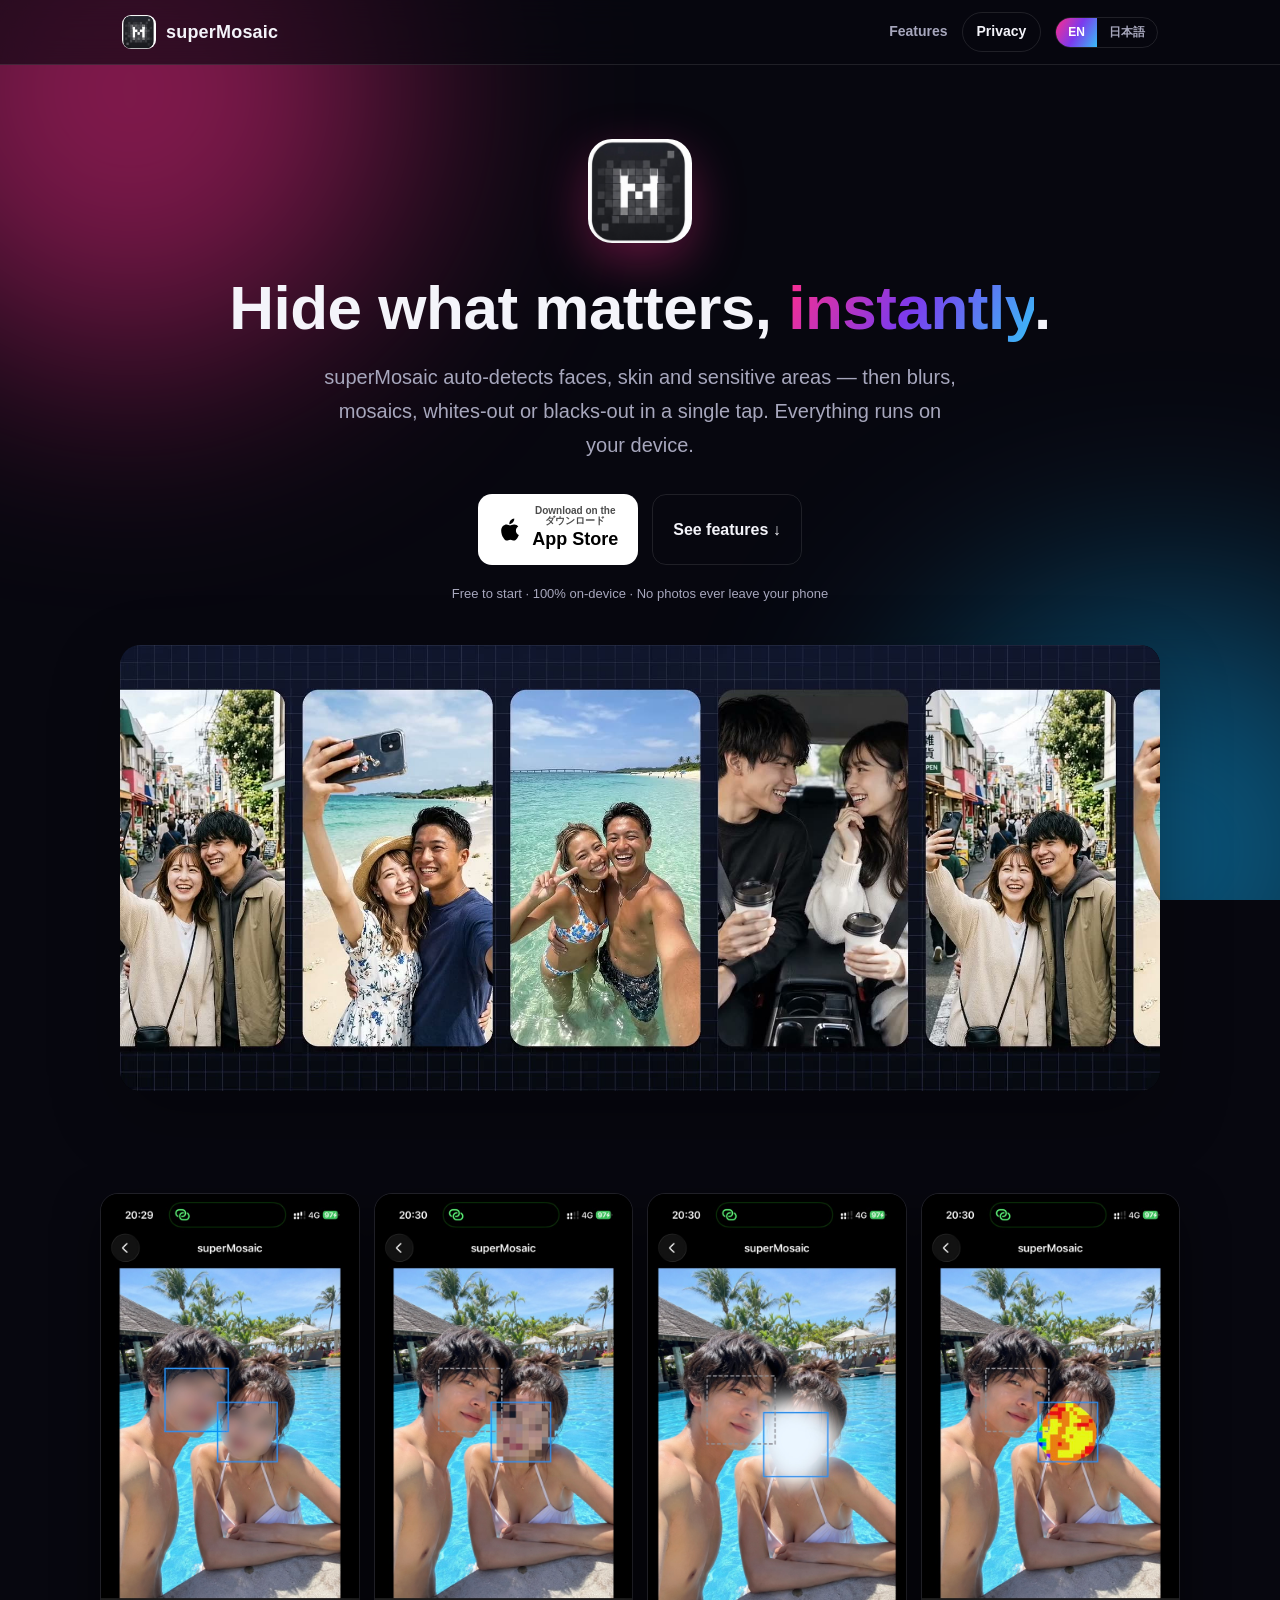
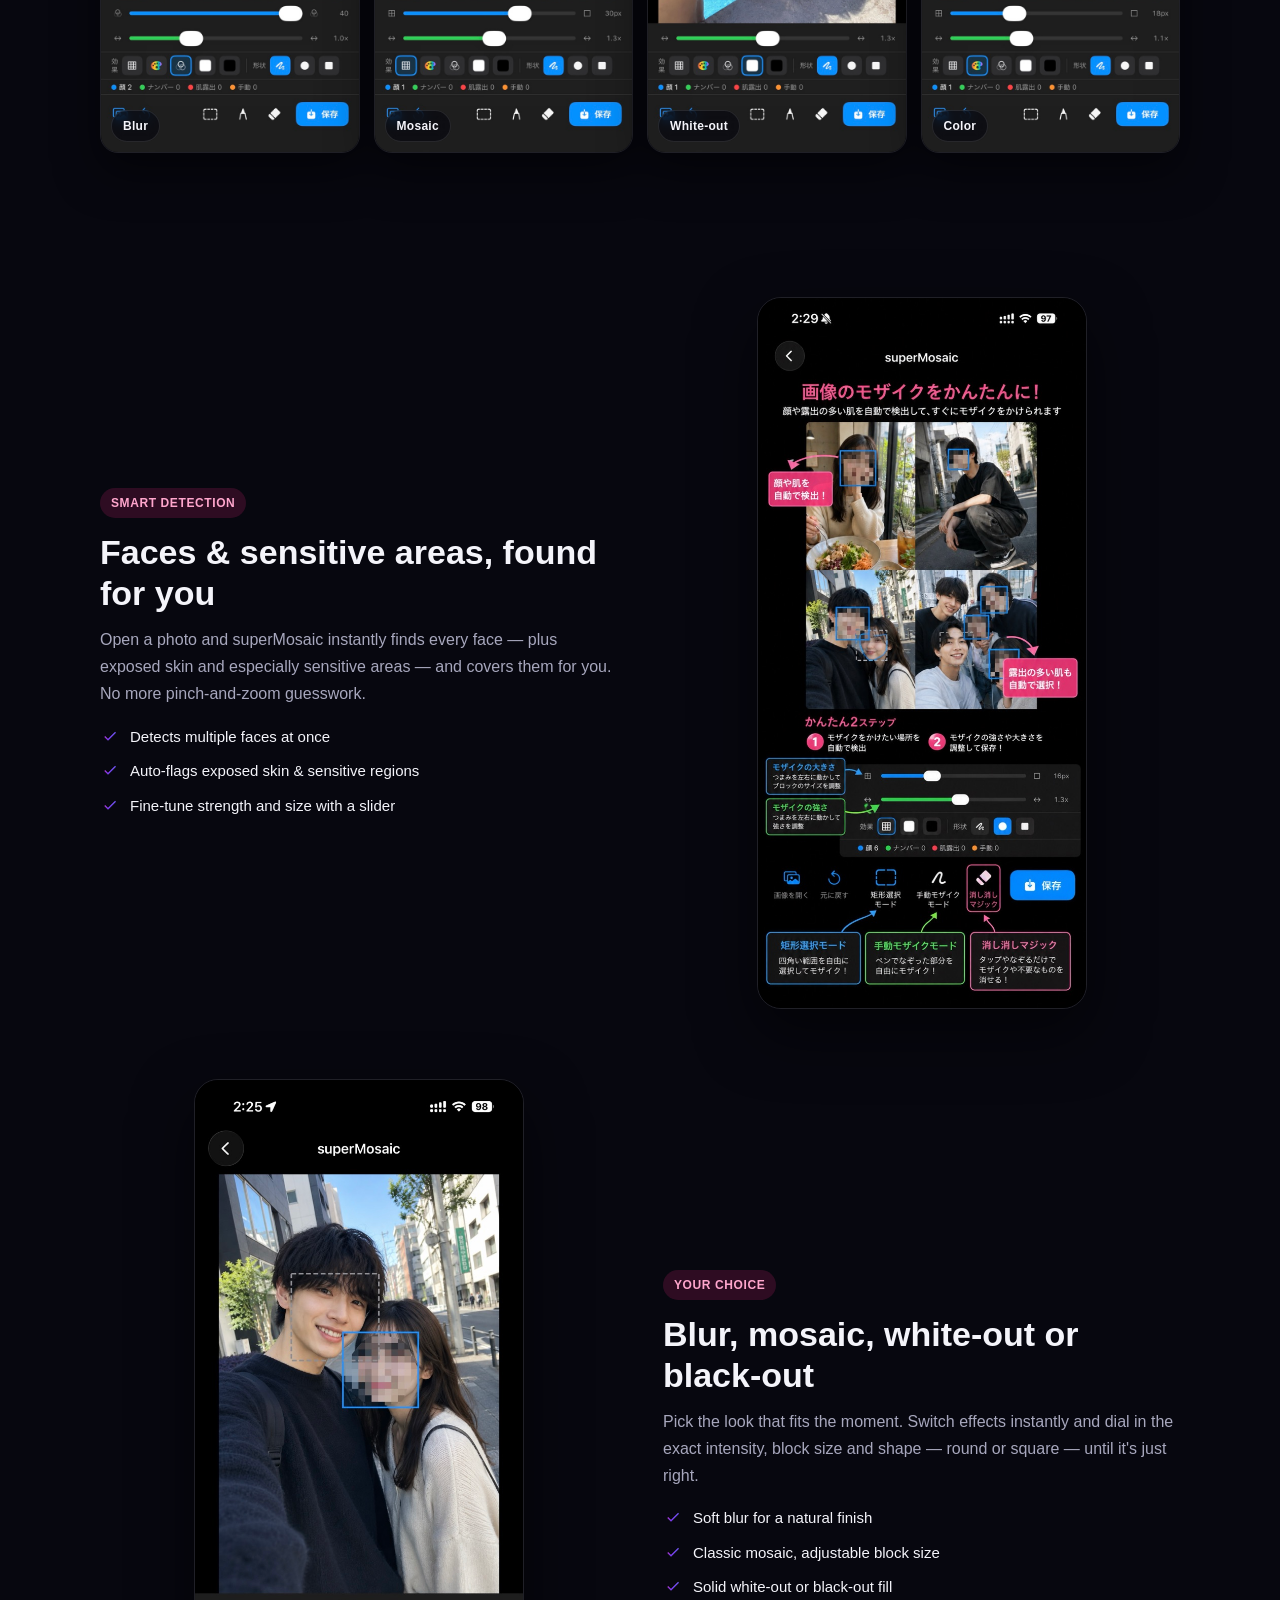
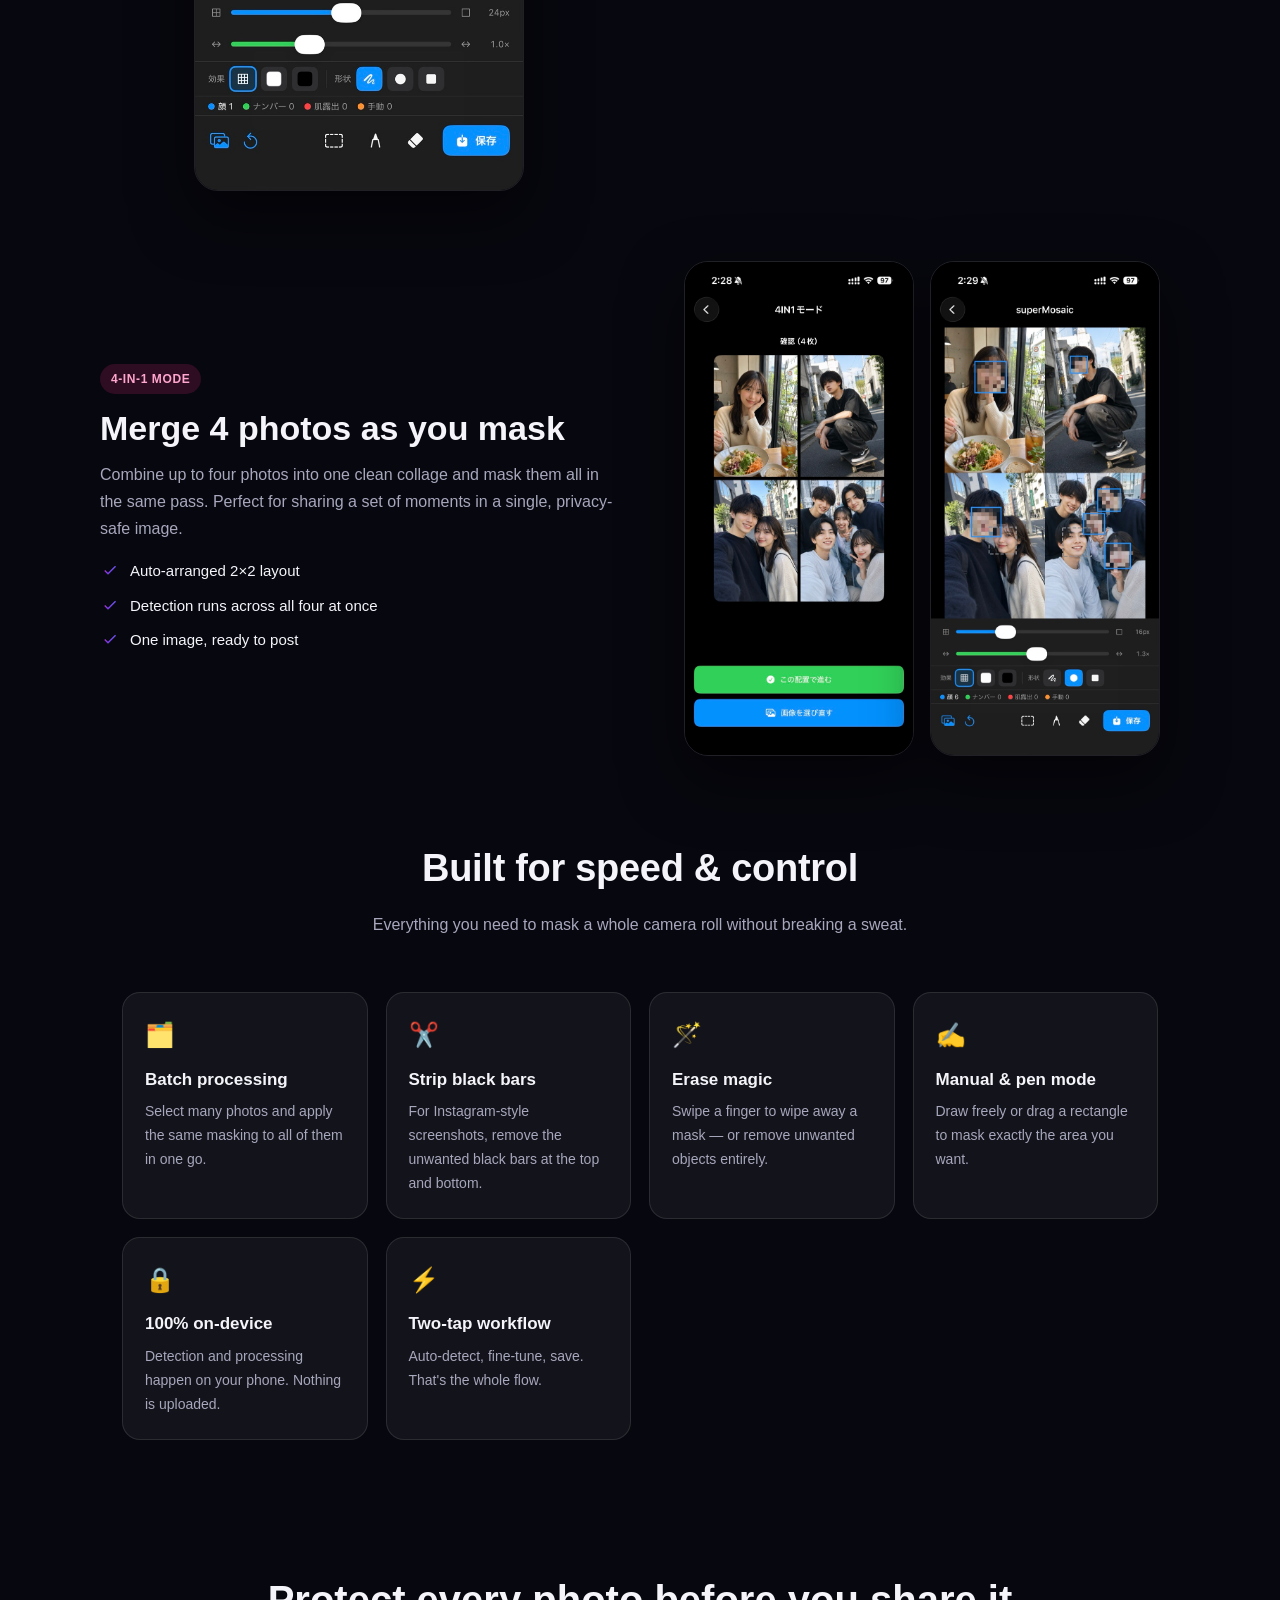
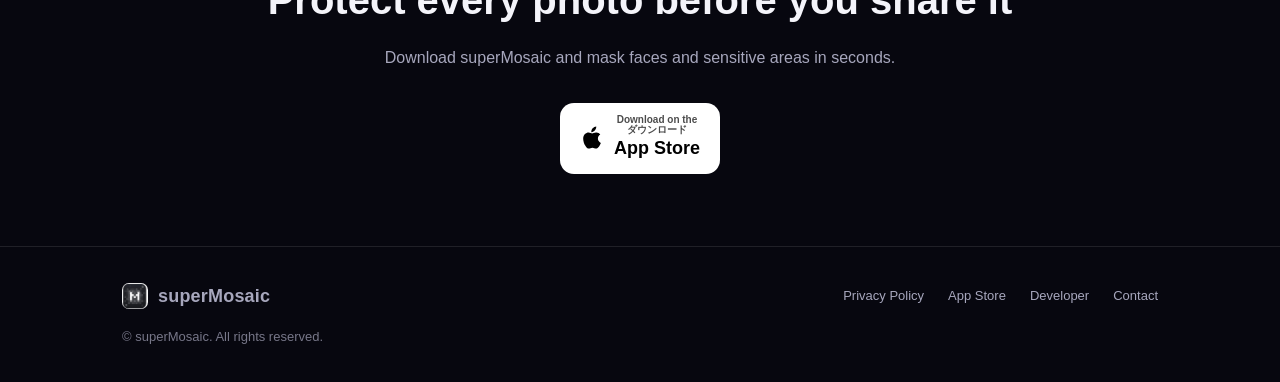
<file: index.html>
<!DOCTYPE html>
<html lang="en">
<head>
<meta charset="UTF-8" />
<meta name="viewport" content="width=device-width, initial-scale=1.0" />
<title>superMosaic — Hide what matters, instantly</title>
<meta name="description" content="Auto-detect faces, skin and sensitive areas, then blur, mosaic, white-out or black-out in a tap. Batch-process many photos, merge 4 into one, and strip black bars from screenshots. 100% on-device." />
<link rel="icon" href="assets/icon.png" />
<meta property="og:title" content="superMosaic — Hide what matters, instantly" />
<meta property="og:description" content="Auto-detect faces & sensitive areas, then blur, mosaic, white-out or black-out in a tap. Batch, 4-in-1 merge, screenshot bar removal — all on-device." />
<meta property="og:image" content="assets/og.png" />
<meta property="og:type" content="website" />
<meta name="theme-color" content="#07070f" />
<style>
  :root{
    --bg:#07070f;
    --card:rgba(255,255,255,.05);
    --border:rgba(255,255,255,.10);
    --text:#f4f4fa;
    --muted:#a7a7bd;
    --pink:#ff2d8c;
    --blue:#38bdf8;
    --grad:linear-gradient(120deg,#ff2d8c,#7c3aed,#38bdf8);
  }
  *{box-sizing:border-box;margin:0;padding:0}
  html{scroll-behavior:smooth}
  body{
    font-family:-apple-system,BlinkMacSystemFont,"Segoe UI",Roboto,"Hiragino Sans","Noto Sans JP",sans-serif;
    background:var(--bg);color:var(--text);line-height:1.7;-webkit-font-smoothing:antialiased;
    overflow-x:hidden;
  }
  a{color:inherit}
  .wrap{max-width:1080px;margin:0 auto;padding:0 22px}
  .lang-ja{display:none}
  body.ja .lang-en{display:none}
  body.ja .lang-ja{display:initial}
  body.ja .lang-ja.block{display:block}

  /* glow background */
  .bg-glow{position:fixed;inset:0;z-index:-1;overflow:hidden;background:var(--bg)}
  .bg-glow::before,.bg-glow::after{content:"";position:absolute;border-radius:50%;filter:blur(120px);opacity:.5}
  .bg-glow::before{width:540px;height:540px;background:#ff2d8c;top:-180px;left:-140px}
  .bg-glow::after{width:500px;height:500px;background:#0ea5e9;bottom:-200px;right:-140px}

  /* header */
  header{position:sticky;top:0;z-index:50;backdrop-filter:blur(14px);background:rgba(7,7,15,.62);border-bottom:1px solid var(--border)}
  .nav{display:flex;align-items:center;gap:14px;height:64px}
  .brand{display:flex;align-items:center;gap:10px;font-weight:800;font-size:18px;letter-spacing:.2px}
  .brand img{width:34px;height:34px;border-radius:9px}
  .nav .spacer{flex:1}
  .nav a.link{color:var(--muted);text-decoration:none;font-size:14px;font-weight:600}
  .nav a.link:hover{color:var(--text)}
  .nav a.priv{border:1px solid var(--border);padding:7px 14px;border-radius:999px;color:var(--text)}
  .nav a.priv:hover{border-color:var(--pink);background:rgba(255,45,140,.12)}
  .langtoggle{display:flex;border:1px solid var(--border);border-radius:999px;overflow:hidden}
  .langtoggle button{background:transparent;color:var(--muted);border:0;padding:6px 12px;font-size:12px;font-weight:700;cursor:pointer}
  .langtoggle button.active{background:var(--grad);color:#fff}

  /* hero */
  .hero{padding:74px 0 30px;text-align:center}
  .hero img.appicon{width:104px;height:104px;border-radius:24px;box-shadow:0 18px 50px rgba(255,45,140,.35);margin-bottom:24px}
  .hero h1{font-size:clamp(34px,6vw,62px);line-height:1.08;font-weight:900;letter-spacing:-.5px}
  .hero h1 .grad{background:var(--grad);-webkit-background-clip:text;background-clip:text;-webkit-text-fill-color:transparent}
  .hero p.sub{color:var(--muted);font-size:clamp(16px,2.4vw,20px);max-width:640px;margin:18px auto 0}
  .cta{display:flex;gap:14px;justify-content:center;flex-wrap:wrap;margin-top:32px}
  .appstore{display:inline-flex;align-items:center;gap:10px;background:#fff;color:#000;text-decoration:none;padding:12px 20px;border-radius:14px;font-weight:700;transition:transform .15s}
  .appstore:hover{transform:translateY(-2px)}
  .appstore svg{width:24px;height:24px}
  .appstore small{display:block;font-size:10px;font-weight:600;opacity:.7;line-height:1}
  .appstore b{font-size:18px;line-height:1.15}
  .ghost{display:inline-flex;align-items:center;padding:12px 20px;border-radius:14px;border:1px solid var(--border);color:var(--text);text-decoration:none;font-weight:700;transition:.15s}
  .ghost:hover{border-color:var(--pink);background:rgba(255,45,140,.12)}
  .note{margin-top:18px;color:var(--muted);font-size:13px}

  /* effect showcase strip */
  .fxwrap{margin:46px 0 8px}
  .fxgrid{display:grid;grid-template-columns:repeat(4,1fr);gap:14px}
  .fxitem{position:relative;border-radius:18px;overflow:hidden;border:1px solid var(--border);box-shadow:0 18px 44px rgba(0,0,0,.5)}
  .fxitem img{width:100%;display:block;aspect-ratio:9/19.5;object-fit:cover;object-position:center 28%}
  .fxitem span{position:absolute;left:10px;bottom:10px;font-size:12px;font-weight:800;letter-spacing:.3px;
    background:rgba(7,7,15,.66);backdrop-filter:blur(6px);padding:5px 11px;border-radius:999px;border:1px solid var(--border)}
  @media(max-width:760px){.fxgrid{grid-template-columns:repeat(2,1fr)}}

  /* feature rows */
  section.features{padding:36px 0 10px}
  .row{display:grid;grid-template-columns:1fr 1fr;gap:46px;align-items:center;margin:70px 0}
  .row.rev .txt{order:2}
  .row .shot{display:flex;justify-content:center;gap:16px}
  .row .shot img{width:100%;max-width:330px;border-radius:24px;border:1px solid var(--border);box-shadow:0 24px 60px rgba(0,0,0,.55)}
  .row .shot.duo img{max-width:230px}
  .tag{display:inline-block;font-size:12px;font-weight:800;letter-spacing:.6px;text-transform:uppercase;background:rgba(255,45,140,.16);color:#ffa6cd;padding:5px 11px;border-radius:999px;margin-bottom:14px}
  .row h2{font-size:clamp(24px,3.4vw,34px);line-height:1.2;font-weight:850;margin-bottom:12px}
  .row p{color:var(--muted);font-size:16px}
  .row ul{list-style:none;margin-top:16px;display:flex;flex-direction:column;gap:9px}
  .row li{display:flex;gap:10px;color:var(--text);font-size:15px}
  .row li::before{content:"";flex:0 0 auto;width:20px;height:20px;border-radius:6px;background:var(--grad);margin-top:2px;
    -webkit-mask:url("data:image/svg+xml;utf8,<svg xmlns='http://www.w3.org/2000/svg' viewBox='0 0 24 24'><path fill='black' d='M9 16.2 4.8 12l-1.4 1.4L9 19 21 7l-1.4-1.4z'/></svg>") center/16px no-repeat;
    mask:url("data:image/svg+xml;utf8,<svg xmlns='http://www.w3.org/2000/svg' viewBox='0 0 24 24'><path fill='black' d='M9 16.2 4.8 12l-1.4 1.4L9 19 21 7l-1.4-1.4z'/></svg>") center/16px no-repeat}

  /* highlight strip */
  .grid{display:grid;grid-template-columns:repeat(auto-fit,minmax(220px,1fr));gap:18px;margin:54px 0}
  .gcard{background:var(--card);border:1px solid var(--border);border-radius:18px;padding:22px}
  .gcard .ic{font-size:24px;margin-bottom:10px}
  .gcard h3{font-size:17px;margin-bottom:6px}
  .gcard p{color:var(--muted);font-size:14px}

  .section-head{text-align:center;max-width:660px;margin:0 auto}
  .section-head h2{font-size:clamp(26px,4vw,38px);font-weight:900;letter-spacing:-.3px}
  .section-head p{color:var(--muted);margin-top:10px}

  /* final cta */
  .final{text-align:center;padding:72px 0;margin-top:30px}
  .final h2{font-size:clamp(26px,4vw,40px);font-weight:900;margin-bottom:10px}
  .final p{color:var(--muted);margin-bottom:26px}

  footer{border-top:1px solid var(--border);padding:34px 0;color:var(--muted);font-size:13px}
  .foot{display:flex;flex-wrap:wrap;gap:14px 24px;align-items:center}
  footer a{color:var(--muted);text-decoration:none}
  footer a:hover{color:var(--text)}
  .foot .spacer{flex:1}

  @media(max-width:760px){
    .row{grid-template-columns:1fr;gap:24px;margin:54px 0}
    .row.rev .txt{order:0}
    .nav a.link{display:none}
  }
</style>
</head>
<body>
<div class="bg-glow"></div>

<header>
  <div class="wrap nav">
    <div class="brand"><img src="assets/icon.png" alt="superMosaic" /> superMosaic</div>
    <div class="spacer"></div>
    <a class="link" href="#features"><span class="lang-en">Features</span><span class="lang-ja">特長</span></a>
    <a class="link priv" href="privacy.html"><span class="lang-en">Privacy</span><span class="lang-ja">プライバシー</span></a>
    <div class="langtoggle">
      <button id="btn-en" onclick="setLang('en')">EN</button>
      <button id="btn-ja" onclick="setLang('ja')">日本語</button>
    </div>
  </div>
</header>

<!-- HERO -->
<section class="hero wrap">
  <img class="appicon" src="assets/icon.png" alt="superMosaic icon" />
  <h1>
    <span class="lang-en">Hide what matters, <span class="grad">instantly</span>.</span>
    <span class="lang-ja">隠したいところを、<span class="grad">一瞬で</span>。</span>
  </h1>
  <p class="sub">
    <span class="lang-en">superMosaic auto-detects faces, skin and sensitive areas — then blurs, mosaics, whites-out or blacks-out in a single tap. Everything runs on your device.</span>
    <span class="lang-ja">顔・肌の露出・センシティブな領域を自動で検出し、ブラー／モザイク／白塗り／黒塗りをワンタップで。すべての処理は端末内で完結します。</span>
  </p>
  <div class="cta">
    <a class="appstore" href="https://apps.apple.com/jp/app/supermosaic/id6778454220" target="_blank" rel="noopener">
      <svg viewBox="0 0 384 512" fill="currentColor"><path d="M318.7 268.7c-.2-36.7 16.4-64.4 50-84.8-18.8-26.9-47.2-41.7-84.7-44.6-35.5-2.8-74.3 20.7-88.5 20.7-15 0-49.4-19.7-76.4-19.7C63.3 141.2 4 184.8 4 273.5q0 39.3 14.4 81.2c12.8 36.7 59 126.7 107.2 125.2 25.2-.6 43-17.9 75.8-17.9 31.8 0 48.3 17.9 76.4 17.9 48.6-.7 90.4-82.5 102.6-119.3-65.2-30.7-61.7-90-61.7-91.9zM255.4 92.1c30.5-36.2 27.7-69.2 26.8-81.1-26.9 1.6-58 18.4-75.7 39.1-19.5 22.2-31 49.6-28.5 81 29.1 2.2 55.6-12.8 77.4-39z"/></svg>
      <span><small class="lang-en">Download on the</small><small class="lang-ja">ダウンロード</small><b>App Store</b></span>
    </a>
    <a class="ghost" href="#features"><span class="lang-en">See features ↓</span><span class="lang-ja">特長を見る ↓</span></a>
  </div>
  <p class="note">
    <span class="lang-en">Free to start · 100% on-device · No photos ever leave your phone</span>
    <span class="lang-ja">無料で始められます · すべて端末内で処理 · 写真が外部に送られることはありません</span>
  </p>

<!-- ===== ヘッダ動画（App Store のプロダクトページ用と同じ映像。ページの言語に合わせて日英を切り替える） ===== -->
<style>
  .hv-wrap{max-width:1120px; margin:0 auto; padding:40px 20px 56px;}
  .hv-frame{position:relative; aspect-ratio:3840/1646; border-radius:20px; overflow:hidden; background:#000;
    box-shadow:0 24px 70px rgba(0,0,0,.28); }
  .hv-frame video{display:block; width:100%; height:100%; object-fit:cover;}
  @media (max-width:600px){ .hv-wrap{padding:24px 16px 40px;} .hv-frame{border-radius:14px;} }
</style>
<div class="hv-wrap">
  <div class="hv-frame">
    <video class="hv" src="assets/header_ja.mp4" poster="assets/header_ja.jpg" autoplay muted loop playsinline preload="metadata" aria-label="紹介動画 / Intro video"></video>
  </div>
</div>
<script>
  (function(){
    var v = document.querySelector('video.hv'); if(!v) return;
    if (window.matchMedia && matchMedia('(prefers-reduced-motion: reduce)').matches) { v.removeAttribute('autoplay'); v.controls = true; }
    function set(){
      var l = (document.documentElement.lang || 'ja').toLowerCase().indexOf('ja') === 0 ? 'ja' : 'en';
      var s = 'assets/header_' + l + '.mp4';
      if (v.getAttribute('src') !== s) {
        v.poster = 'assets/header_' + l + '.jpg'; v.setAttribute('src', s);
        if (v.autoplay) { var p = v.play(); if (p) p.catch(function(){}); }
      }
    }
    set();
    new MutationObserver(set).observe(document.documentElement, { attributes:true, attributeFilter:['lang'] });
  })();
</script>

  <!-- EFFECT SHOWCASE -->
  <div class="fxwrap">
    <div class="fxgrid">
      <div class="fxitem"><img src="assets/fx-blur.jpg" alt="Blur effect" loading="lazy" /><span class="lang-en">Blur</span><span class="lang-ja">ブラー</span></div>
      <div class="fxitem"><img src="assets/fx-mosaic.jpg" alt="Mosaic effect" loading="lazy" /><span class="lang-en">Mosaic</span><span class="lang-ja">モザイク</span></div>
      <div class="fxitem"><img src="assets/fx-white.jpg" alt="White-out effect" loading="lazy" /><span class="lang-en">White-out</span><span class="lang-ja">白塗り</span></div>
      <div class="fxitem"><img src="assets/fx-color.jpg" alt="Color effect" loading="lazy" /><span class="lang-en">Color</span><span class="lang-ja">カラー</span></div>
    </div>
  </div>
</section>

<!-- FEATURES -->
<section class="features wrap" id="features">

  <!-- 1. Auto detect -->
  <div class="row">
    <div class="txt">
      <span class="tag"><span class="lang-en">Smart detection</span><span class="lang-ja">スマート検出</span></span>
      <h2><span class="lang-en">Faces & sensitive areas, found for you</span><span class="lang-ja">顔もセンシティブな領域も、自動で検出</span></h2>
      <p><span class="lang-en">Open a photo and superMosaic instantly finds every face — plus exposed skin and especially sensitive areas — and covers them for you. No more pinch-and-zoom guesswork.</span>
         <span class="lang-ja">写真を開くだけで、すべての顔はもちろん、肌の露出や特にセンシティブな領域まで自動で検出してカバー。指で範囲を探す手間はもう要りません。</span></p>
      <ul>
        <li><span class="lang-en">Detects multiple faces at once</span><span class="lang-ja">複数の顔を一度にまとめて検出</span></li>
        <li><span class="lang-en">Auto-flags exposed skin & sensitive regions</span><span class="lang-ja">肌の露出・センシティブ領域を自動で判定</span></li>
        <li><span class="lang-en">Fine-tune strength and size with a slider</span><span class="lang-ja">強さ・大きさはスライダーで微調整</span></li>
      </ul>
    </div>
    <div class="shot"><img src="assets/shot-detect.jpg" alt="Auto detection of faces and skin" loading="lazy" /></div>
  </div>

  <!-- 2. Effects -->
  <div class="row rev">
    <div class="txt">
      <span class="tag"><span class="lang-en">Your choice</span><span class="lang-ja">選べる効果</span></span>
      <h2><span class="lang-en">Blur, mosaic, white-out or black-out</span><span class="lang-ja">ブラー・モザイク・白塗り・黒塗り</span></h2>
      <p><span class="lang-en">Pick the look that fits the moment. Switch effects instantly and dial in the exact intensity, block size and shape — round or square — until it's just right.</span>
         <span class="lang-ja">シーンに合わせて効果を自由に選択。効果はその場で切り替えでき、強さ・ブロックの大きさ・形（丸／四角）まで思いどおりに調整できます。</span></p>
      <ul>
        <li><span class="lang-en">Soft blur for a natural finish</span><span class="lang-ja">自然に隠せるソフトなブラー</span></li>
        <li><span class="lang-en">Classic mosaic, adjustable block size</span><span class="lang-ja">ブロックサイズ可変の定番モザイク</span></li>
        <li><span class="lang-en">Solid white-out or black-out fill</span><span class="lang-ja">しっかり隠す白塗り・黒塗り</span></li>
      </ul>
    </div>
    <div class="shot"><img src="assets/shot-mosaic.jpg" alt="Effect selection" loading="lazy" /></div>
  </div>

  <!-- 3. 4-in-1 -->
  <div class="row">
    <div class="txt">
      <span class="tag"><span class="lang-en">4-in-1 mode</span><span class="lang-ja">4IN1モード</span></span>
      <h2><span class="lang-en">Merge 4 photos as you mask</span><span class="lang-ja">4枚を合成しながら変換</span></h2>
      <p><span class="lang-en">Combine up to four photos into one clean collage and mask them all in the same pass. Perfect for sharing a set of moments in a single, privacy-safe image.</span>
         <span class="lang-ja">最大4枚を1枚のすっきりしたコラージュに合成し、そのまま一括でマスク。複数の思い出を、プライバシーに配慮した1枚にまとめて共有できます。</span></p>
      <ul>
        <li><span class="lang-en">Auto-arranged 2×2 layout</span><span class="lang-ja">2×2に自動レイアウト</span></li>
        <li><span class="lang-en">Detection runs across all four at once</span><span class="lang-ja">4枚すべてを一括で自動検出</span></li>
        <li><span class="lang-en">One image, ready to post</span><span class="lang-ja">そのまま投稿できる1枚に</span></li>
      </ul>
    </div>
    <div class="shot duo">
      <img src="assets/shot-4in1a.jpg" alt="4-in-1 layout" loading="lazy" />
      <img src="assets/shot-4in1b.jpg" alt="4-in-1 masked" loading="lazy" />
    </div>
  </div>
</section>

<!-- POWER FEATURES GRID -->
<section class="wrap">
  <div class="section-head">
    <h2><span class="lang-en">Built for speed & control</span><span class="lang-ja">速くて、思いどおり</span></h2>
    <p><span class="lang-en">Everything you need to mask a whole camera roll without breaking a sweat.</span><span class="lang-ja">大量の写真も、ストレスなく一気に処理するための機能がそろっています。</span></p>
  </div>
  <div class="grid">
    <div class="gcard"><div class="ic">🗂️</div>
      <h3><span class="lang-en">Batch processing</span><span class="lang-ja">複数枚を一括変更</span></h3>
      <p><span class="lang-en">Select many photos and apply the same masking to all of them in one go.</span><span class="lang-ja">複数枚をまとめて選び、同じ設定で一括処理。</span></p>
    </div>
    <div class="gcard"><div class="ic">✂️</div>
      <h3><span class="lang-en">Strip black bars</span><span class="lang-ja">黒帯を除去</span></h3>
      <p><span class="lang-en">For Instagram-style screenshots, remove the unwanted black bars at the top and bottom.</span><span class="lang-ja">インスタなどのスクショで生じる上下の不要な黒帯をきれいに除去。</span></p>
    </div>
    <div class="gcard"><div class="ic">🪄</div>
      <h3><span class="lang-en">Erase magic</span><span class="lang-ja">消し消しマジック</span></h3>
      <p><span class="lang-en">Swipe a finger to wipe away a mask — or remove unwanted objects entirely.</span><span class="lang-ja">指でなぞるだけでモザイクや不要なものを消去。</span></p>
    </div>
    <div class="gcard"><div class="ic">✍️</div>
      <h3><span class="lang-en">Manual & pen mode</span><span class="lang-ja">手動・ペンモード</span></h3>
      <p><span class="lang-en">Draw freely or drag a rectangle to mask exactly the area you want.</span><span class="lang-ja">ペンで自由に、または矩形でドラッグして好きな範囲を指定。</span></p>
    </div>
    <div class="gcard"><div class="ic">🔒</div>
      <h3><span class="lang-en">100% on-device</span><span class="lang-ja">すべて端末内で完結</span></h3>
      <p><span class="lang-en">Detection and processing happen on your phone. Nothing is uploaded.</span><span class="lang-ja">検出も処理も端末内で完結。外部に送信されません。</span></p>
    </div>
    <div class="gcard"><div class="ic">⚡</div>
      <h3><span class="lang-en">Two-tap workflow</span><span class="lang-ja">かんたん2ステップ</span></h3>
      <p><span class="lang-en">Auto-detect, fine-tune, save. That's the whole flow.</span><span class="lang-ja">自動検出 → 調整 → 保存。これだけ。</span></p>
    </div>
  </div>
</section>

<!-- FINAL CTA -->
<section class="final wrap">
  <h2><span class="lang-en">Protect every photo before you share it</span><span class="lang-ja">シェアする前に、すべての写真を守ろう</span></h2>
  <p><span class="lang-en">Download superMosaic and mask faces and sensitive areas in seconds.</span><span class="lang-ja">superMosaic をダウンロードして、顔やセンシティブな領域を数秒でマスク。</span></p>
  <div class="cta">
    <a class="appstore" href="https://apps.apple.com/jp/app/supermosaic/id6778454220" target="_blank" rel="noopener">
      <svg viewBox="0 0 384 512" fill="currentColor"><path d="M318.7 268.7c-.2-36.7 16.4-64.4 50-84.8-18.8-26.9-47.2-41.7-84.7-44.6-35.5-2.8-74.3 20.7-88.5 20.7-15 0-49.4-19.7-76.4-19.7C63.3 141.2 4 184.8 4 273.5q0 39.3 14.4 81.2c12.8 36.7 59 126.7 107.2 125.2 25.2-.6 43-17.9 75.8-17.9 31.8 0 48.3 17.9 76.4 17.9 48.6-.7 90.4-82.5 102.6-119.3-65.2-30.7-61.7-90-61.7-91.9zM255.4 92.1c30.5-36.2 27.7-69.2 26.8-81.1-26.9 1.6-58 18.4-75.7 39.1-19.5 22.2-31 49.6-28.5 81 29.1 2.2 55.6-12.8 77.4-39z"/></svg>
      <span><small class="lang-en">Download on the</small><small class="lang-ja">ダウンロード</small><b>App Store</b></span>
    </a>
  </div>
</section>

<footer>
  <div class="wrap foot">
    <div class="brand"><img src="assets/icon.png" alt="" style="width:26px;height:26px;border-radius:7px" /> superMosaic</div>
    <div class="spacer"></div>
    <a href="privacy.html"><span class="lang-en">Privacy Policy</span><span class="lang-ja">プライバシーポリシー</span></a>
    <a href="https://apps.apple.com/jp/app/supermosaic/id6778454220" target="_blank" rel="noopener">App Store</a>
    <a href="https://profu.link/u/hideto777" target="_blank" rel="noopener"><span class="lang-en">Developer</span><span class="lang-ja">開発者</span></a>
    <a href="mailto:akky0926@gmail.com"><span class="lang-en">Contact</span><span class="lang-ja">お問い合わせ</span></a>
  </div>
  <div class="wrap" style="margin-top:14px;opacity:.7">© superMosaic. All rights reserved.</div>
</footer>

<script>
  function setLang(l){
    document.body.classList.toggle('ja', l==='ja');
    document.documentElement.lang = l;
    document.getElementById('btn-en').classList.toggle('active', l==='en');
    document.getElementById('btn-ja').classList.toggle('active', l==='ja');
    try{ localStorage.setItem('sm_lang', l); }catch(e){}
  }
  (function(){
    var saved=null; try{ saved=localStorage.getItem('sm_lang'); }catch(e){}
    var l = saved || ((navigator.language||'en').toLowerCase().startsWith('ja') ? 'ja' : 'en');
    setLang(l);
  })();
</script>
</body>
</html>
</file>
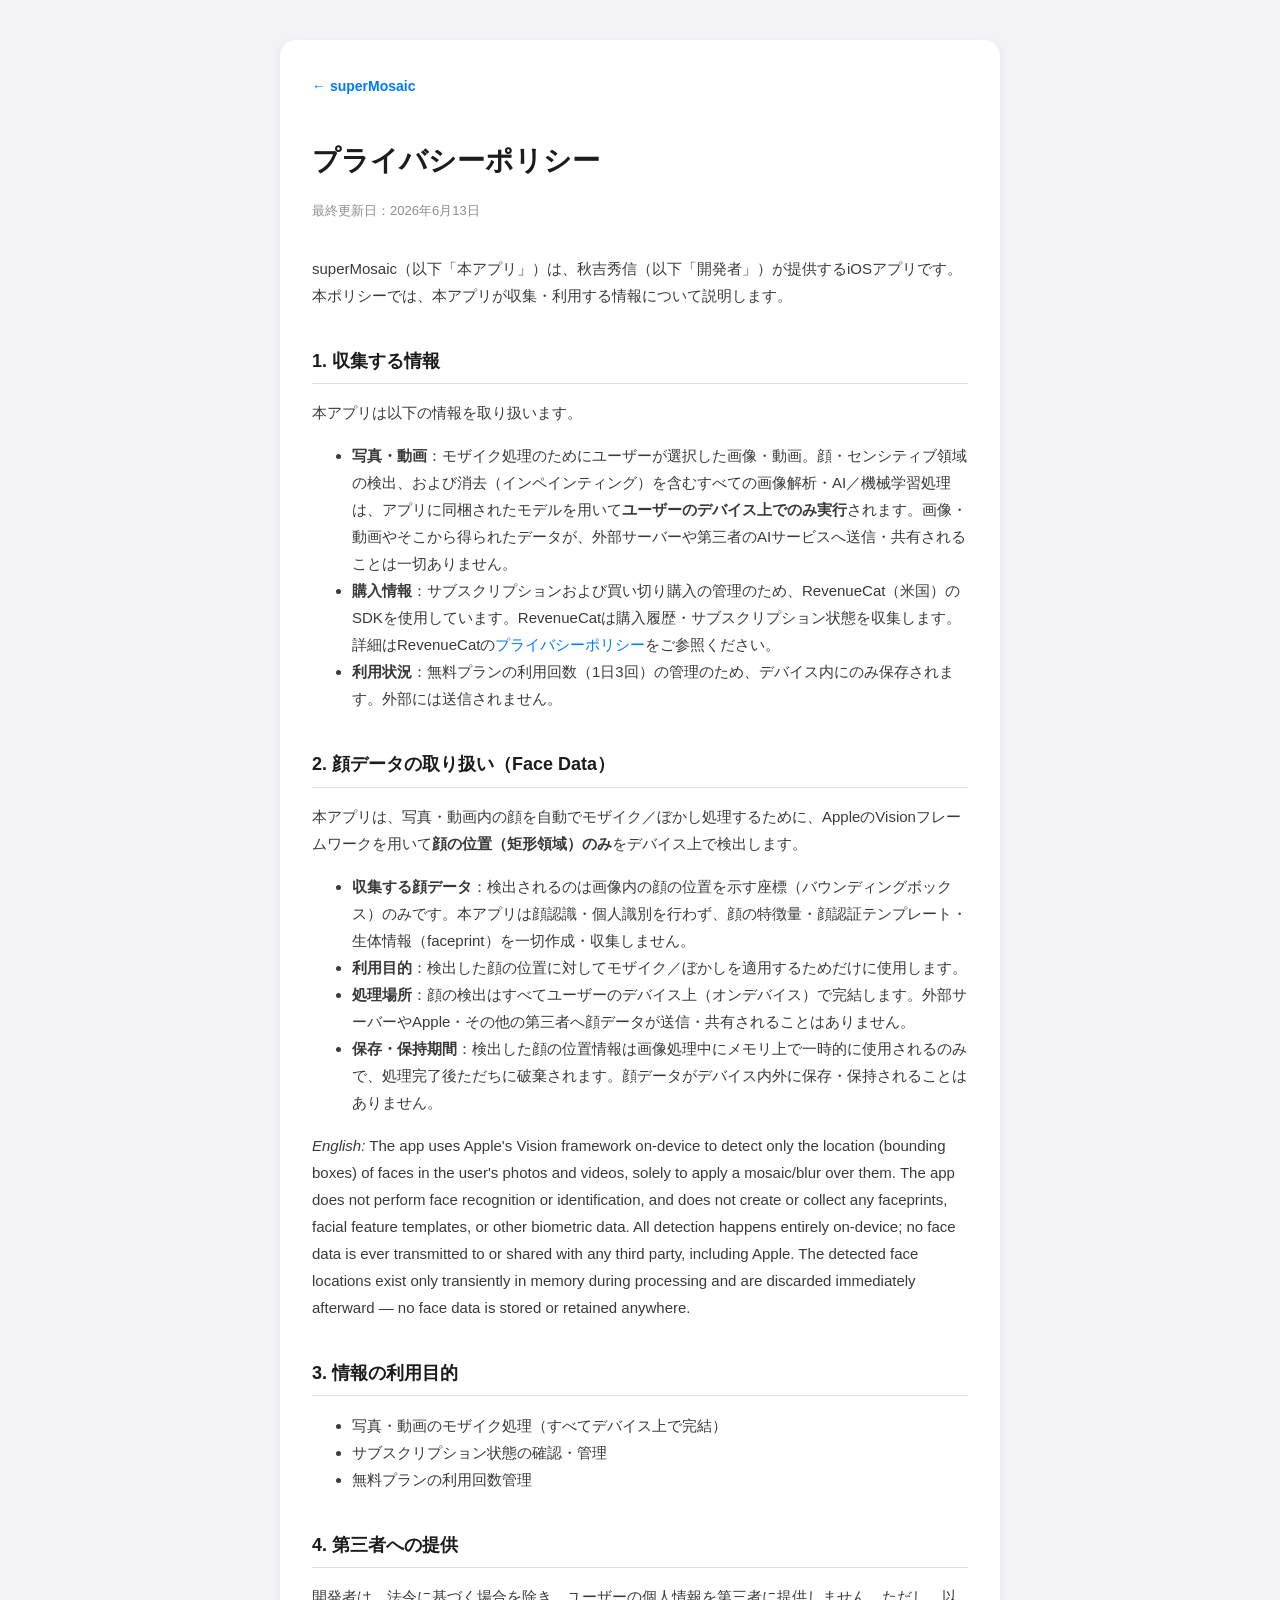
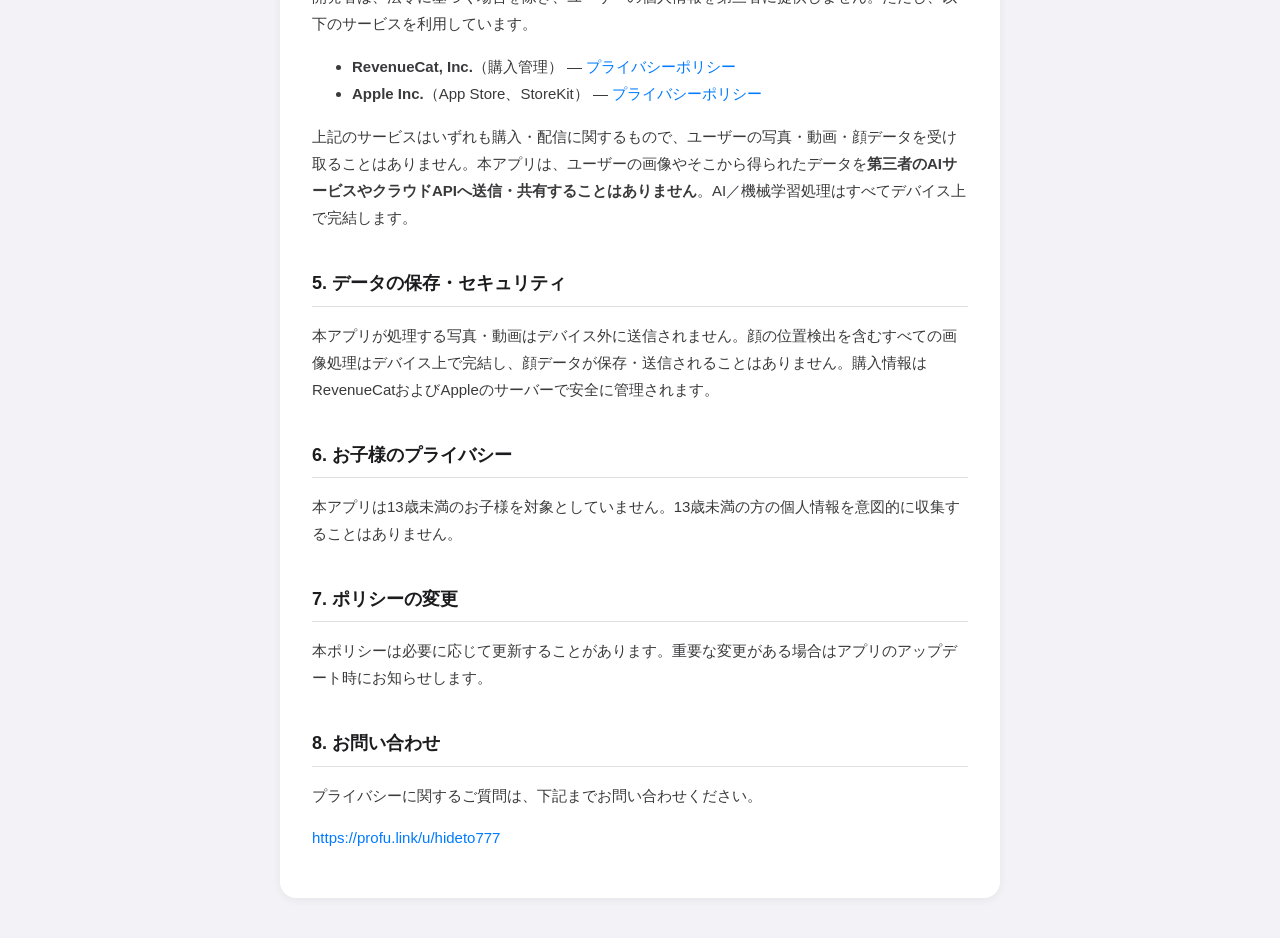
<file: privacy.html>
<!DOCTYPE html>
<html lang="ja">
<head>
    <meta charset="UTF-8">
    <meta name="viewport" content="width=device-width, initial-scale=1.0">
    <title>プライバシーポリシー — superMosaic</title>
    <style>
        body {
            font-family: -apple-system, BlinkMacSystemFont, "Hiragino Sans", sans-serif;
            max-width: 720px;
            margin: 0 auto;
            padding: 40px 20px;
            color: #1c1c1e;
            line-height: 1.8;
            background: #f2f2f7;
        }
        h1 { font-size: 28px; margin-bottom: 8px; }
        h2 { font-size: 18px; margin-top: 36px; border-bottom: 1px solid #e0e0e0; padding-bottom: 6px; }
        p, li { font-size: 15px; color: #3a3a3c; }
        .card {
            background: #fff;
            border-radius: 16px;
            padding: 32px;
            box-shadow: 0 2px 8px rgba(0,0,0,0.06);
        }
        .updated { color: #8e8e93; font-size: 13px; margin-bottom: 32px; }
        a { color: #007aff; text-decoration: none; }
        .home { display: inline-block; margin-bottom: 18px; font-size: 14px; font-weight: 600; }
    </style>
</head>
<body>
<div class="card">
    <a class="home" href="index.html">← superMosaic</a>
    <h1>プライバシーポリシー</h1>
    <p class="updated">最終更新日：2026年6月13日</p>

    <p>superMosaic（以下「本アプリ」）は、秋吉秀信（以下「開発者」）が提供するiOSアプリです。本ポリシーでは、本アプリが収集・利用する情報について説明します。</p>

    <h2>1. 収集する情報</h2>
    <p>本アプリは以下の情報を取り扱います。</p>
    <ul>
        <li><strong>写真・動画</strong>：モザイク処理のためにユーザーが選択した画像・動画。顔・センシティブ領域の検出、および消去（インペインティング）を含むすべての画像解析・AI／機械学習処理は、アプリに同梱されたモデルを用いて<strong>ユーザーのデバイス上でのみ実行</strong>されます。画像・動画やそこから得られたデータが、外部サーバーや第三者のAIサービスへ送信・共有されることは一切ありません。</li>
        <li><strong>購入情報</strong>：サブスクリプションおよび買い切り購入の管理のため、RevenueCat（米国）のSDKを使用しています。RevenueCatは購入履歴・サブスクリプション状態を収集します。詳細はRevenueCatの<a href="https://www.revenuecat.com/privacy" target="_blank">プライバシーポリシー</a>をご参照ください。</li>
        <li><strong>利用状況</strong>：無料プランの利用回数（1日3回）の管理のため、デバイス内にのみ保存されます。外部には送信されません。</li>
    </ul>

    <h2>2. 顔データの取り扱い（Face Data）</h2>
    <p>本アプリは、写真・動画内の顔を自動でモザイク／ぼかし処理するために、AppleのVisionフレームワークを用いて<strong>顔の位置（矩形領域）のみ</strong>をデバイス上で検出します。</p>
    <ul>
        <li><strong>収集する顔データ</strong>：検出されるのは画像内の顔の位置を示す座標（バウンディングボックス）のみです。本アプリは顔認識・個人識別を行わず、顔の特徴量・顔認証テンプレート・生体情報（faceprint）を一切作成・収集しません。</li>
        <li><strong>利用目的</strong>：検出した顔の位置に対してモザイク／ぼかしを適用するためだけに使用します。</li>
        <li><strong>処理場所</strong>：顔の検出はすべてユーザーのデバイス上（オンデバイス）で完結します。外部サーバーやApple・その他の第三者へ顔データが送信・共有されることはありません。</li>
        <li><strong>保存・保持期間</strong>：検出した顔の位置情報は画像処理中にメモリ上で一時的に使用されるのみで、処理完了後ただちに破棄されます。顔データがデバイス内外に保存・保持されることはありません。</li>
    </ul>
    <p><em>English:</em> The app uses Apple's Vision framework on-device to detect only the location (bounding boxes) of faces in the user's photos and videos, solely to apply a mosaic/blur over them. The app does not perform face recognition or identification, and does not create or collect any faceprints, facial feature templates, or other biometric data. All detection happens entirely on-device; no face data is ever transmitted to or shared with any third party, including Apple. The detected face locations exist only transiently in memory during processing and are discarded immediately afterward — no face data is stored or retained anywhere.</p>

    <h2>3. 情報の利用目的</h2>
    <ul>
        <li>写真・動画のモザイク処理（すべてデバイス上で完結）</li>
        <li>サブスクリプション状態の確認・管理</li>
        <li>無料プランの利用回数管理</li>
    </ul>

    <h2>4. 第三者への提供</h2>
    <p>開発者は、法令に基づく場合を除き、ユーザーの個人情報を第三者に提供しません。ただし、以下のサービスを利用しています。</p>
    <ul>
        <li><strong>RevenueCat, Inc.</strong>（購入管理） — <a href="https://www.revenuecat.com/privacy" target="_blank">プライバシーポリシー</a></li>
        <li><strong>Apple Inc.</strong>（App Store、StoreKit） — <a href="https://www.apple.com/jp/privacy/" target="_blank">プライバシーポリシー</a></li>
    </ul>
    <p>上記のサービスはいずれも購入・配信に関するもので、ユーザーの写真・動画・顔データを受け取ることはありません。本アプリは、ユーザーの画像やそこから得られたデータを<strong>第三者のAIサービスやクラウドAPIへ送信・共有することはありません</strong>。AI／機械学習処理はすべてデバイス上で完結します。</p>

    <h2>5. データの保存・セキュリティ</h2>
    <p>本アプリが処理する写真・動画はデバイス外に送信されません。顔の位置検出を含むすべての画像処理はデバイス上で完結し、顔データが保存・送信されることはありません。購入情報はRevenueCatおよびAppleのサーバーで安全に管理されます。</p>

    <h2>6. お子様のプライバシー</h2>
    <p>本アプリは13歳未満のお子様を対象としていません。13歳未満の方の個人情報を意図的に収集することはありません。</p>

    <h2>7. ポリシーの変更</h2>
    <p>本ポリシーは必要に応じて更新することがあります。重要な変更がある場合はアプリのアップデート時にお知らせします。</p>

    <h2>8. お問い合わせ</h2>
    <p>プライバシーに関するご質問は、下記までお問い合わせください。</p>
    <p><a href="https://profu.link/u/hideto777" target="_blank">https://profu.link/u/hideto777</a></p>
</div>
</body>
</html>
</file>
